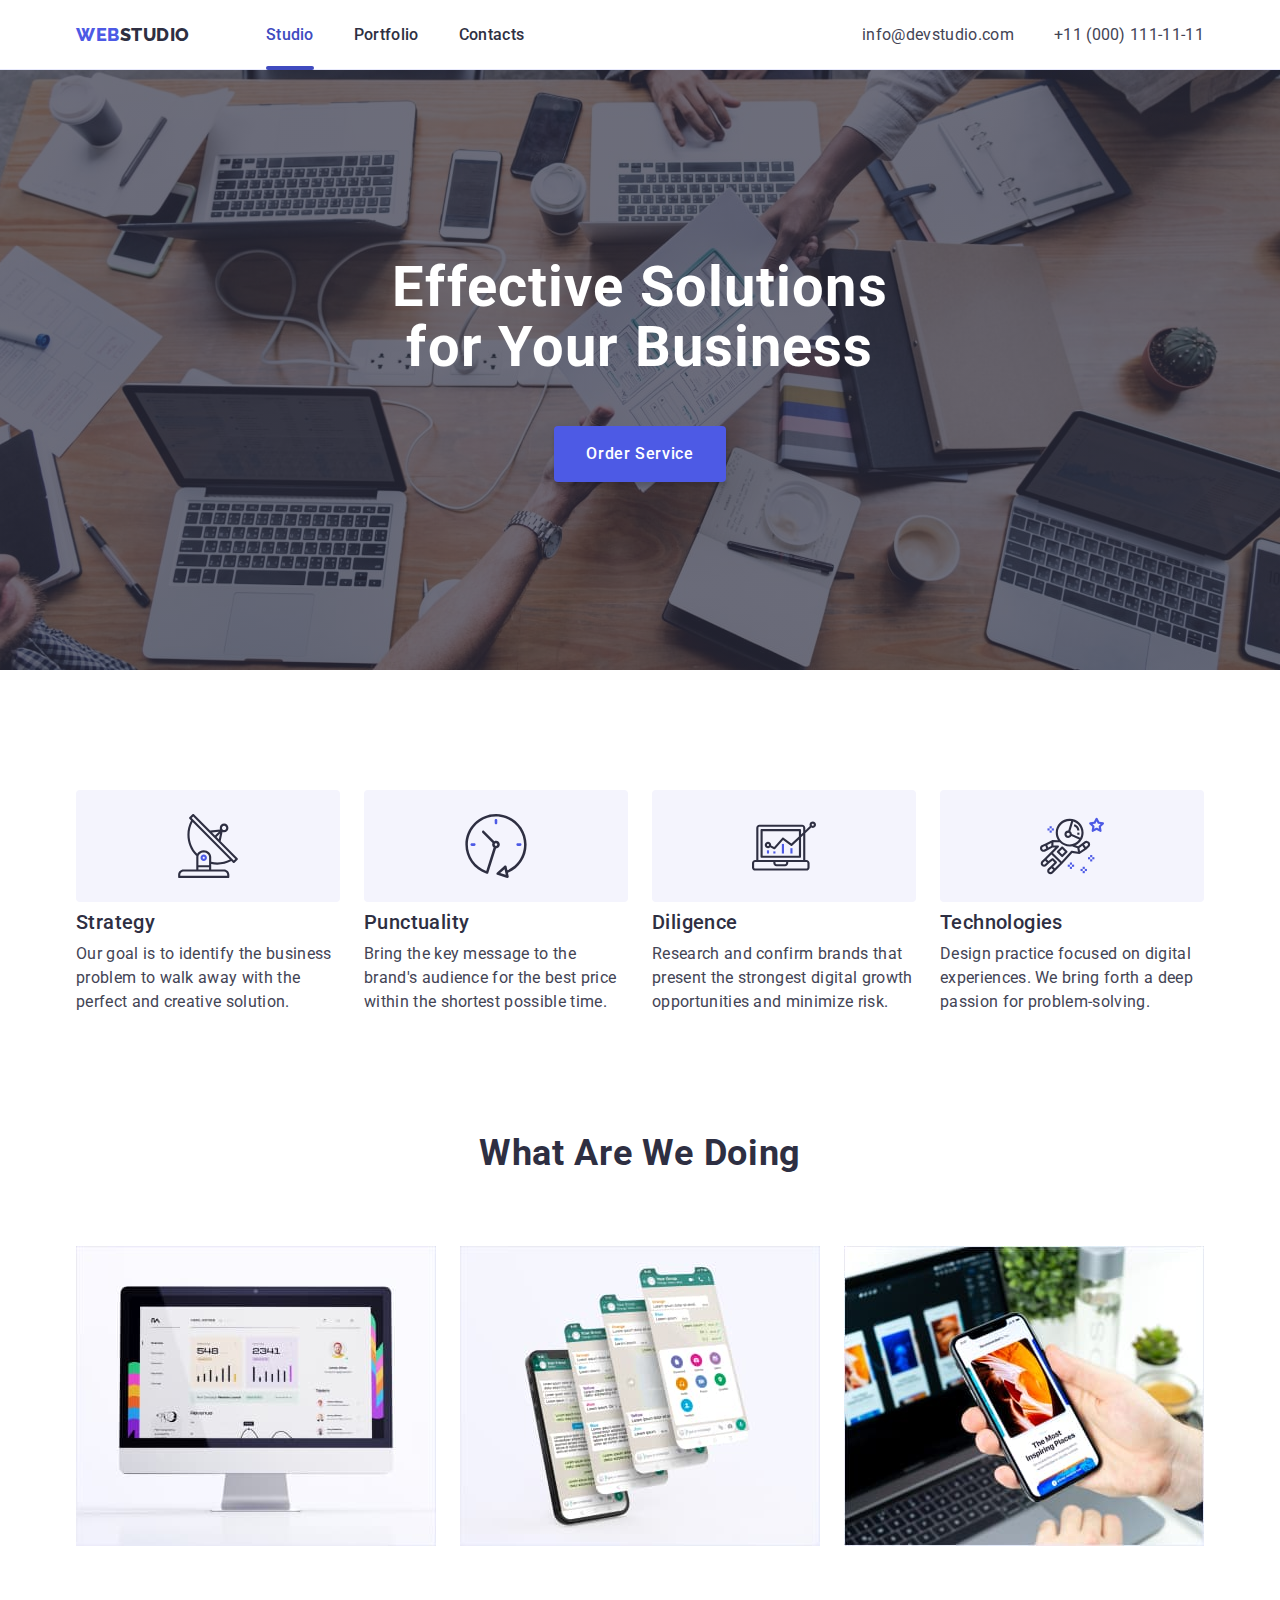
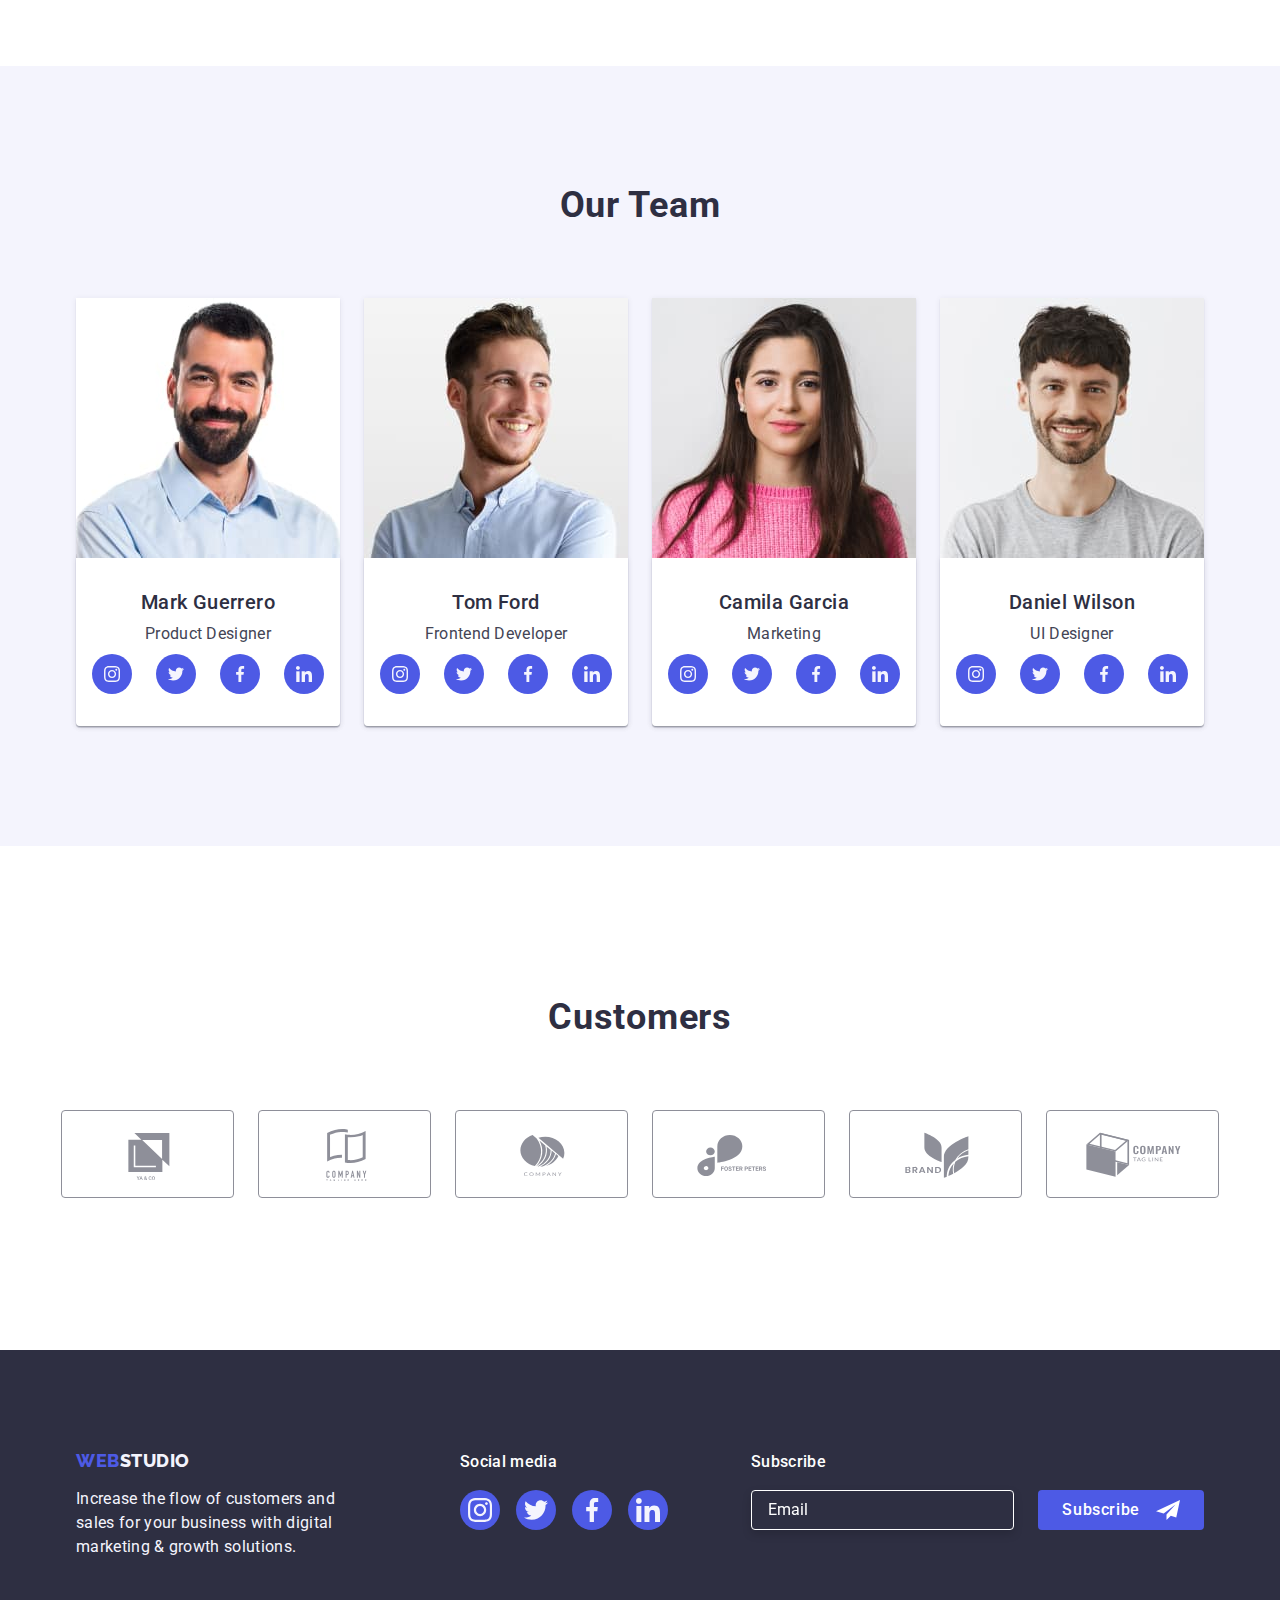
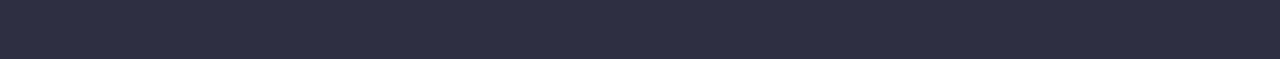
<file: index.html>
<!DOCTYPE html>
<html lang="en">
  <head>
    <meta charset="UTF-8" />
    <meta http-equiv="X-UA-Compatible" content="IE=edge" />
    <meta name="viewport" content="width=device-width, initial-scale=1.0" />
    <title>Document</title>
    <link rel="preconnect" href="https://fonts.googleapis.com" />
    <link rel="preconnect" href="https://fonts.gstatic.com" crossorigin />
    <link
      href="https://fonts.googleapis.com/css2?family=Raleway:wght@800&family=Roboto:wght@400;500;700;900&display=swap"
      rel="stylesheet"
    />
    <link
      rel="stylesheet"
      href="https://cdn.jsdelivr.net/npm/modern-normalize@1.1.0/modern-normalize.min.css"
    />
    <link rel="stylesheet" href="./css/styles.css" />
  </head>
  <body>
    <!-- HEADER -->
    <header class="page-header">
      <div class="container page-header-container">
        <nav class="page-nav">
          <a class="link logo" href="./index.html" title="logotype">
            Web<span class="logo-text">Studio</span></a
          >
          <ul class="menu list">
            <li class="menu-item">
              <a class="menu-link current-page link" href="./index.html"
                >Studio</a
              >
            </li>
            <li class="menu-item">
              <a class="menu-link link" href="./portfolio.html">Portfolio</a>
            </li>
            <li class="menu-item">
              <a class="menu-link link" href="">Contacts</a>
            </li>
          </ul>
        </nav>
        <address class="contacts">
          <ul class="list contact-list">
            <li class="contact-list-item">
              <a class="contact-item link" href="mailto:info@devstudio.com"
                >info@devstudio.com
              </a>
            </li>
            <li class="contact-list-item">
              <a class="contact-item link" href="tel:+110001111111"
                >+11 (000) 111-11-11
              </a>
            </li>
          </ul>
        </address>
      </div>
    </header>
    <main>
      <!-- HERO -->

      <section class="section hero-section">
        <div class="container hero-container">
          <h1 class="main-title">Effective Solutions for Your Business</h1>
          <button class="modal-btn btn" type="button" data-modal-open>
            Order Service
          </button>
        </div>
      </section>

      <!-- SECONDARY SECTION -->

      <section class="section secondary-section">
        <div class="container">
          <h2 class="secondary-section-title" hidden>Feature</h2>
          <ul class="list secondary-section-list">
            <li class="list secondary-section-list-item">
              <div class="secondary-section-list-item-svg">
                <svg class="secondary-section-list-icon" width="64" height="64">
                  <use href="./images/icons.svg#icon-antenna"></use>
                </svg>
              </div>
              <h3 class="subtitle secondary-section-subtitle">Strategy</h3>
              <p class="subtitle-descr">
                Our goal is to identify the business problem to walk away with
                the perfect and creative solution.
              </p>
            </li>
            <li class="list secondary-section-list-item">
              <div class="secondary-section-list-item-svg">
                <svg class="secondary-section-list-icon" width="64" height="64">
                  <use href="./images/icons.svg#icon-clock"></use>
                </svg>
              </div>
              <h3 class="subtitle secondary-section-subtitle">Punctuality</h3>
              <p class="subtitle-descr">
                Bring the key message to the brand's audience for the best price
                within the shortest possible time.
              </p>
            </li>
            <li class="list secondary-section-list-item">
              <div class="secondary-section-list-item-svg">
                <svg class="secondary-section-list-icon" width="64" height="64">
                  <use href="./images/icons.svg#icon-diagram"></use>
                </svg>
              </div>
              <h3 class="subtitle secondary-section-subtitle">Diligence</h3>
              <p class="subtitle-descr">
                Research and confirm brands that present the strongest digital
                growth opportunities and minimize risk.
              </p>
            </li>
            <li class="list secondary-section-list-item">
              <div class="secondary-section-list-item-svg">
                <svg class="secondary-section-list-icon" width="64" height="64">
                  <use href="./images/icons.svg#icon-astronaut"></use>
                </svg>
              </div>
              <h3 class="subtitle secondary-section-subtitle">Technologies</h3>
              <p class="subtitle-descr">
                Design practice focused on digital experiences. We bring forth a
                deep passion for problem-solving.
              </p>
            </li>
          </ul>
        </div>
      </section>

      <!-- TERTIARY SECTION -->

      <section class="section tertiary-section">
        <div class="container">
          <h2 class="section-title tertiary-section-title">
            What are we doing
          </h2>
          <ul class="list tertiary-section-list">
            <li class="tertiary-section-list-item">
              <img
                src="./images/img-1.jpg"
                alt="computer"
                width="360"
                height="300"
              />
            </li>
            <li class="tertiary-section-list-item">
              <img
                src="./images/img-2.jpg"
                alt="smartphone"
                width="360"
                height="300"
              />
            </li>
            <li class="tertiary-section-list-item">
              <img
                src="./images/img-3.jpg"
                alt="laptop and smartphone"
                width="360"
                height="300"
              />
            </li>
          </ul>
        </div>
      </section>

      <!-- OUR TEAM SECTION  -->

      <section class="section our-team-section">
        <div class="container">
          <h2 class="section-title our-team-section-title">Our Team</h2>
          <ul class="list our-team-list">
            <li class="our-team-list-item">
              <img
                src="./images/employees/mark-guerrero.jpg"
                alt="Mark Guerrero"
                width="264"
                height="260"
              />
              <div class="name-and-position">
                <h3 class="employee-name">Mark Guerrero</h3>
                <p class="employee-position">Product Designer</p>
                <ul class="list social-list">
                  <li class="social-list-item">
                    <a href="" class="social-list-link">
                      <svg class="social-list-icon" width="16" height="16">
                        <use href="./images/icons.svg#icon-instagram"></use>
                      </svg>
                    </a>
                  </li>
                  <li class="social-list-item">
                    <a href="" class="social-list-link">
                      <svg class="social-list-icon" width="16" height="16">
                        <use href="./images/icons.svg#icon-twitter"></use>
                      </svg>
                    </a>
                  </li>
                  <li class="social-list-item">
                    <a href="" class="social-list-link">
                      <svg class="social-list-icon" width="16" height="16">
                        <use href="./images/icons.svg#icon-facebook"></use>
                      </svg>
                    </a>
                  </li>
                  <li class="social-list-item">
                    <a href="" class="social-list-link">
                      <svg class="social-list-icon" width="16" height="16">
                        <use href="./images/icons.svg#icon-linkedin"></use>
                      </svg>
                    </a>
                  </li>
                </ul>
              </div>
            </li>
            <li class="our-team-list-item">
              <img
                src="./images/employees/tom-ford.jpg"
                alt="Tom Ford"
                width="264"
                height="260"
              />
              <div class="name-and-position">
                <h3 class="employee-name">Tom Ford</h3>
                <p class="employee-position">Frontend Developer</p>

                <ul class="list social-list">
                  <li class="social-list-item">
                    <a href="" class="social-list-link">
                      <svg class="social-list-icon" width="16" height="16">
                        <use href="./images/icons.svg#icon-instagram"></use>
                      </svg>
                    </a>
                  </li>
                  <li class="social-list-item">
                    <a href="" class="social-list-link">
                      <svg class="social-list-icon" width="16" height="16">
                        <use href="./images/icons.svg#icon-twitter"></use>
                      </svg>
                    </a>
                  </li>
                  <li class="social-list-item">
                    <a href="" class="social-list-link">
                      <svg class="social-list-icon" width="16" height="16">
                        <use href="./images/icons.svg#icon-facebook"></use>
                      </svg>
                    </a>
                  </li>
                  <li class="social-list-item">
                    <a href="" class="social-list-link">
                      <svg class="social-list-icon" width="16" height="16">
                        <use href="./images/icons.svg#icon-linkedin"></use>
                      </svg>
                    </a>
                  </li>
                </ul>
              </div>
            </li>
            <li class="our-team-list-item">
              <img
                src="./images/employees/camila-garcia.jpg"
                alt="Camila Garcia"
                width="264"
                height="260"
              />
              <div class="name-and-position">
                <h3 class="employee-name">Camila Garcia</h3>
                <p class="employee-position">Marketing</p>

                <ul class="list social-list">
                  <li class="social-list-item">
                    <a href="" class="social-list-link">
                      <svg class="social-list-icon" width="16" height="16">
                        <use href="./images/icons.svg#icon-instagram"></use>
                      </svg>
                    </a>
                  </li>
                  <li class="social-list-item">
                    <a href="" class="social-list-link">
                      <svg class="social-list-icon" width="16" height="16">
                        <use href="./images/icons.svg#icon-twitter"></use>
                      </svg>
                    </a>
                  </li>
                  <li class="social-list-item">
                    <a href="" class="social-list-link">
                      <svg class="social-list-icon" width="16" height="16">
                        <use href="./images/icons.svg#icon-facebook"></use>
                      </svg>
                    </a>
                  </li>
                  <li class="social-list-item">
                    <a href="" class="social-list-link">
                      <svg class="social-list-icon" width="16" height="16">
                        <use href="./images/icons.svg#icon-linkedin"></use>
                      </svg>
                    </a>
                  </li>
                </ul>
              </div>
            </li>
            <li class="our-team-list-item">
              <img
                src="./images/employees/daniel-wilson.jpg"
                alt="Daniel Wilson"
                width="264"
                height="260"
              />
              <div class="name-and-position">
                <h3 class="employee-name">Daniel Wilson</h3>
                <p class="employee-position">UI Designer</p>
                <ul class="list social-list">
                  <li class="social-list-item">
                    <a href="" class="social-list-link">
                      <svg class="social-list-icon" width="16" height="16">
                        <use href="./images/icons.svg#icon-instagram"></use>
                      </svg>
                    </a>
                  </li>
                  <li class="social-list-item">
                    <a href="" class="social-list-link">
                      <svg class="social-list-icon" width="16" height="16">
                        <use href="./images/icons.svg#icon-twitter"></use>
                      </svg>
                    </a>
                  </li>
                  <li class="social-list-item">
                    <a href="" class="social-list-link">
                      <svg class="social-list-icon" width="16" height="16">
                        <use href="./images/icons.svg#icon-facebook"></use>
                      </svg>
                    </a>
                  </li>
                  <li class="social-list-item">
                    <a href="" class="social-list-link">
                      <svg class="social-list-icon" width="16" height="16">
                        <use href="./images/icons.svg#icon-linkedin"></use>
                      </svg>
                    </a>
                  </li>
                </ul>
              </div>
            </li>
          </ul>
        </div>
      </section>

      <!-- CUSTOMERS SECTION  -->

      <section class="section customers-section">
        <div class="container customers-section-container">
          <h2 class="section-title customers-section-title">Customers</h2>
          <ul class="list customers-list">
            <li class="customers-list-item">
              <a href="" class="customers-list-link">
                <svg class="customers-list-icon" width="104" height="56">
                  <use href="./images/icons.svg#icon-logo"></use>
                </svg>
              </a>
            </li>
            <li class="customers-list-item">
              <a href="" class="customers-list-link">
                <svg class="customers-list-icon" width="104" height="56">
                  <use href="./images/icons.svg#icon-logo-1"></use>
                </svg>
              </a>
            </li>
            <li class="customers-list-item">
              <a href="" class="customers-list-link">
                <svg class="customers-list-icon" width="104" height="56">
                  <use href="./images/icons.svg#icon-logo-2"></use>
                </svg>
              </a>
            </li>
            <li class="customers-list-item">
              <a href="" class="customers-list-link">
                <svg class="customers-list-icon" width="104" height="56">
                  <use href="./images/icons.svg#icon-logo-3"></use>
                </svg>
              </a>
            </li>
            <li class="customers-list-item">
              <a href="" class="customers-list-link">
                <svg class="customers-list-icon" width="104" height="56">
                  <use href="./images/icons.svg#icon-logo-4"></use>
                </svg>
              </a>
            </li>
            <li class="customers-list-item">
              <a href="" class="customers-list-link">
                <svg class="customers-list-icon" width="104" height="56">
                  <use href="./images/icons.svg#icon-logo-5"></use>
                </svg>
              </a>
            </li>
          </ul>
        </div>
      </section>
    </main>

    <!-- FOOTER -->

    <footer class="footer-section">
      <div class="container footer-container">
        <div class="logo-and-paragraph">
          <a
            class="link logo footer-logotype"
            href="./index.html"
            title="logotype"
          >
            Web<span class="logo-text footer-logo">Studio</span></a
          >
          <p class="footer-inf">
            Increase the flow of customers and sales for your business with
            digital marketing & growth solutions.
          </p>
        </div>
        <div class="social-container">
          <p class="footer-par">Social media</p>
          <ul class="list social-list footer-social-list">
            <li class="social-list-item">
              <a href="" class="social-list-link footer-social-list-link">
                <svg class="social-list-icon" width="24" height="24">
                  <use href="./images/icons.svg#icon-instagram"></use>
                </svg>
              </a>
            </li>
            <li class="social-list-item">
              <a href="" class="social-list-link footer-social-list-link">
                <svg class="social-list-icon" width="24" height="24">
                  <use href="./images/icons.svg#icon-twitter"></use>
                </svg>
              </a>
            </li>
            <li class="social-list-item">
              <a href="" class="social-list-link footer-social-list-link">
                <svg class="social-list-icon" width="24" height="24">
                  <use href="./images/icons.svg#icon-facebook"></use>
                </svg>
              </a>
            </li>
            <li class="social-list-item">
              <a href="" class="social-list-link footer-social-list-link">
                <svg class="social-list-icon" width="24" height="24">
                  <use href="./images/icons.svg#icon-linkedin"></use>
                </svg>
              </a>
            </li>
          </ul>
        </div>

        <div class="footer-form-container">
          <p class="footer-par">Subscribe</p>
          <form class="footer-modal-form">
            <input
              type="email"
              name="user-email"
              class="footer-form-input"
              placeholder="email"
            />
            <button type="submit" class="footer-form-submit btn">
              Subscribe
              <svg class="footer-send-icon" width="24" height="24">
                <use href="./images/icons.svg#icon-send"></use>
              </svg>
            </button>
          </form>
        </div>
      </div>
    </footer>

    <!-- MODAL WINDOW -->

    <div class="backdrop is-hidden" data-modal>
      <div class="modal">
        <button type="button" class="modal-close-btn" data-modal-close>
          <svg class="modal-close-btn-icon" width="8" height="8">
            <use href="./images/icons.svg#icon-close-btn"></use>
          </svg>
        </button>

        <!-- MODAL FORM -->

        <form class="modal-form">
          <p class="modal-form-desc">
            Leave your contacts and we will call you back
          </p>

          <label class="modal-form-field">
            <span class="modal-form-input-desc">Name</span>
            <span class="modal-form-input-wrapper">
              <input
                type="text"
                name="user-name"
                class="modal-form-input"
                pattern="[a-zA-Zа-яА-Я]+"
                minlength="2"
              />
              <svg class="modal-form-icon" width="18" height="18">
                <use href="./images/icons.svg#icon-modal-name"></use>
              </svg>
            </span>
          </label>

          <label class="modal-form-field">
            <span class="modal-form-input-desc">Phone</span>
            <span class="modal-form-input-wrapper">
              <input
                type="tel"
                name="user-phone"
                class="modal-form-input"
                pattern="[0-9]{3}-[0-9]{3}-[0-9]{2}-[0-9]{2}"
                title="xxx-xxx-xx-xx"
              />
              <svg class="modal-form-icon" width="18" height="24">
                <use href="./images/icons.svg#icon-modal-phone"></use>
              </svg>
            </span>
          </label>

          <label class="modal-form-field">
            <span class="modal-form-input-desc">Email</span>
            <span class="modal-form-input-wrapper">
              <input type="email" name="user-email" class="modal-form-input" />
              <svg class="modal-form-icon" width="18" height="24">
                <use href="./images/icons.svg#icon-modal-email"></use>
              </svg>
            </span>
          </label>

          <label class="modal-form-field">
            <span class="modal-form-input-desc">Comment</span>
            <textarea
              name="user-message"
              class="modal-form-message"
              placeholder="Text input"
            ></textarea>
          </label>

          <!-- MODAL FORM CHECK-->

          <label class="modal-form-check-desc">
            <input
              id="user-policy"
              type="checkbox"
              name="user-policy"
              class="form-check-input visually-hidden"
            />
            <svg class="form-custom-check" width="18" height="24">
              <use
                class="unchecked"
                href="./images/icons.svg#icon-unchecked"
              ></use>
              <use class="checked" href="./images/icons.svg#icon-checked"></use>
            </svg>
            <span
              >I accept the terms and conditions of the&nbsp;
              <a class="privacy-policy-link" href="">Privacy Policy</a></span
            >
          </label>

          <button type="submit" class="modal-form-submit btn">Send</button>
        </form>
      </div>
    </div>
    <script src="./js/modal.js"></script>
  </body>
</html>
</file>
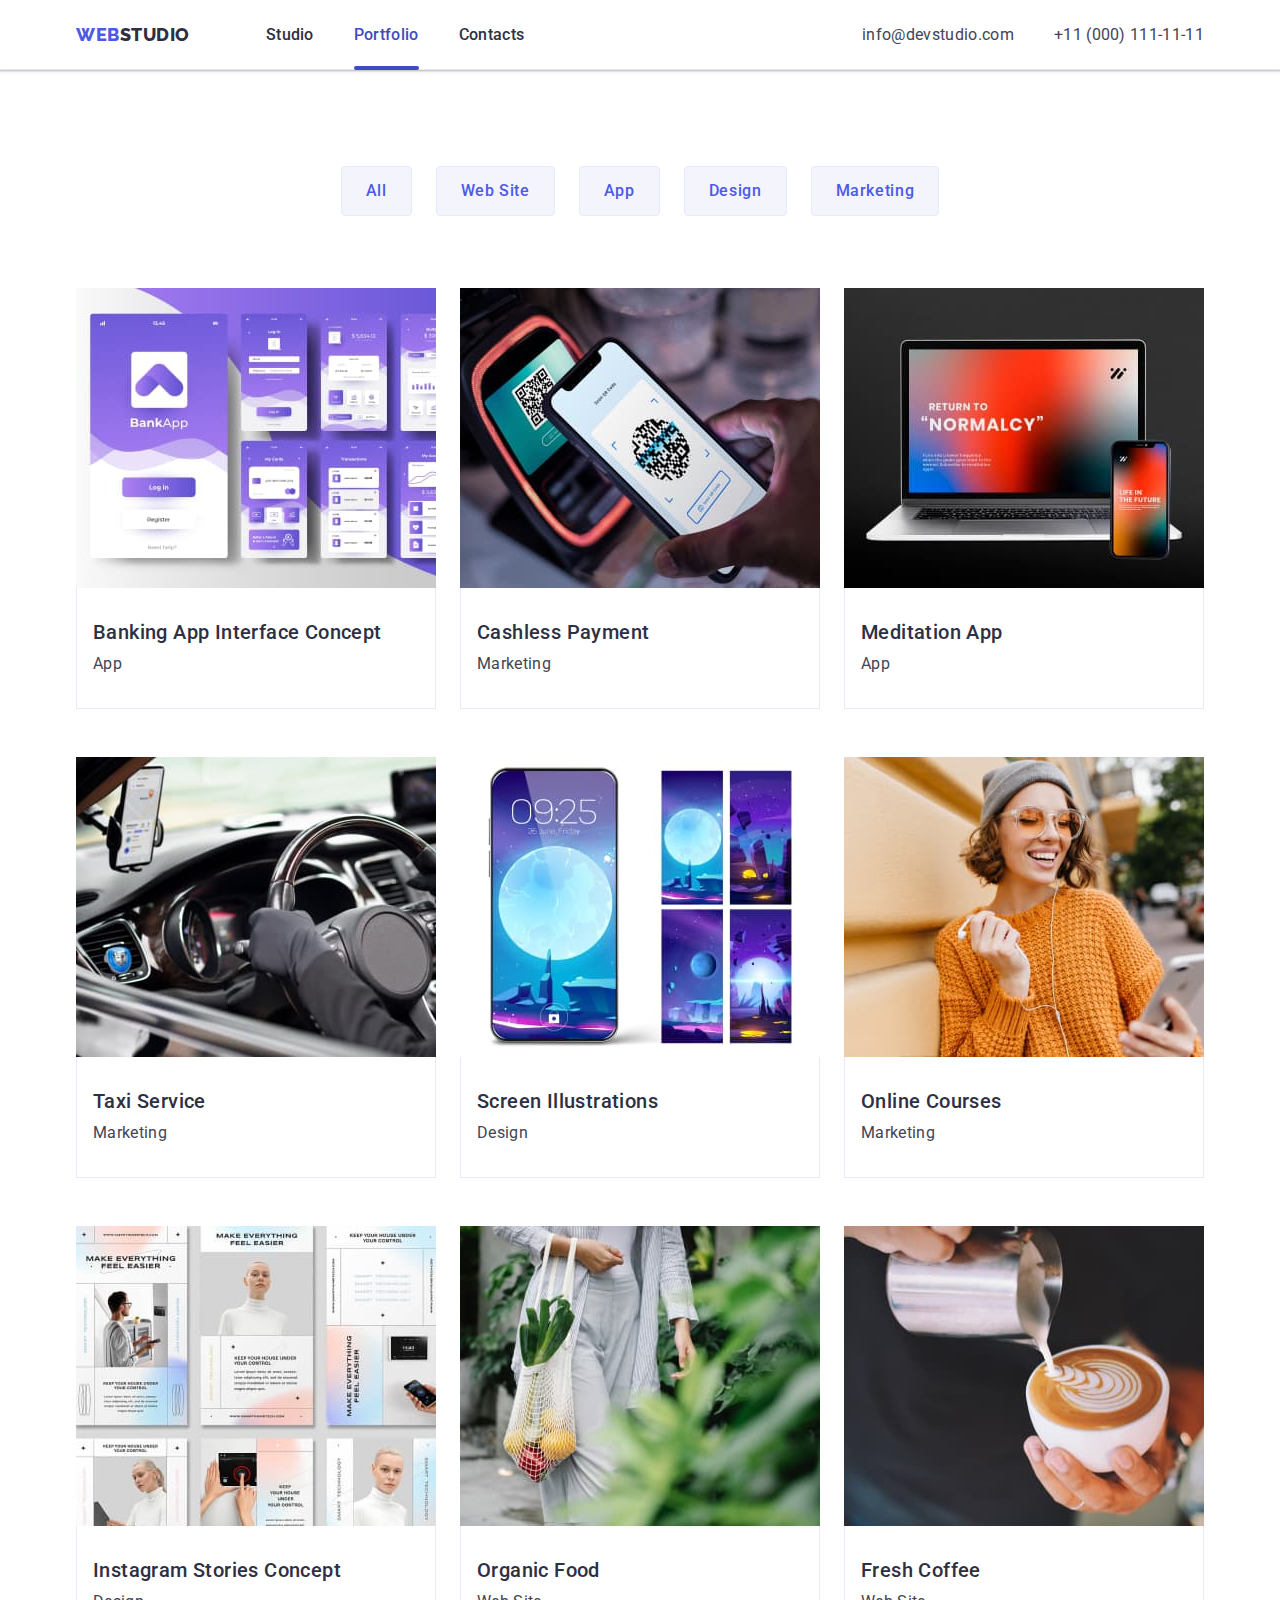
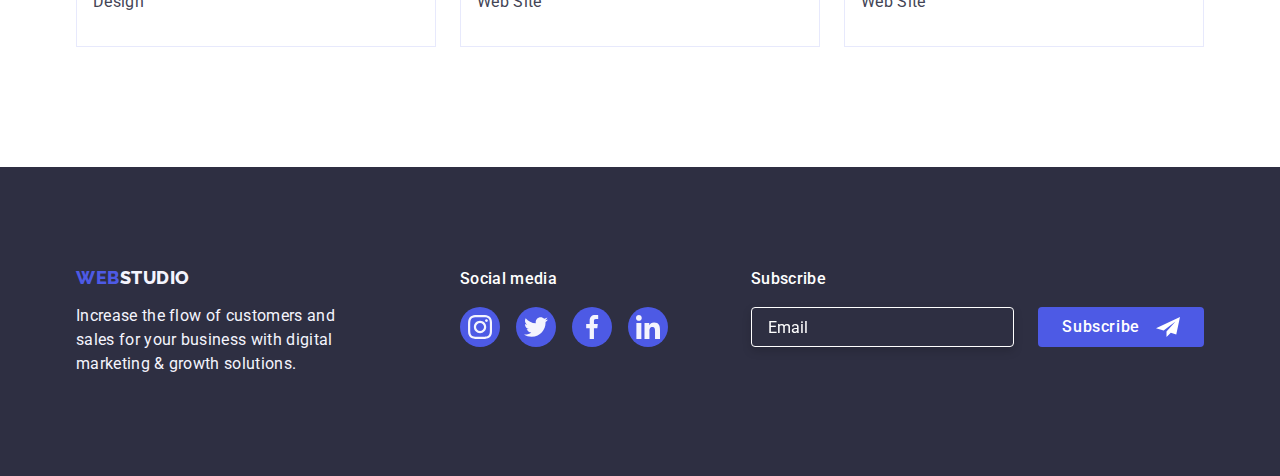
<file: portfolio.html>
<!DOCTYPE html>
<html lang="en">
  <head>
    <meta charset="UTF-8" />
    <meta http-equiv="X-UA-Compatible" content="IE=edge" />
    <meta name="viewport" content="width=device-width, initial-scale=1.0" />
    <title>Document</title>
    <link rel="preconnect" href="https://fonts.googleapis.com" />
    <link rel="preconnect" href="https://fonts.gstatic.com" crossorigin />
    <link
      href="https://fonts.googleapis.com/css2?family=Raleway:wght@800&family=Roboto:wght@400;500;700;900&display=swap"
      rel="stylesheet"
    />
    <link
      rel="stylesheet"
      href="https://cdn.jsdelivr.net/npm/modern-normalize@1.1.0/modern-normalize.min.css"
    />
    <link rel="stylesheet" href="./css/styles.css" />
  </head>
  <body>
    <!-- HEADER -->

    <header class="page-header">
      <div class="container page-header-container">
        <nav class="page-nav">
          <a class="link logo" href="./index.html" title="logotype">
            Web<span class="logo-text">Studio</span></a
          >
          <ul class="menu list">
            <li class="menu-item">
              <a class="menu-link link" href="./index.html">Studio</a>
            </li>
            <li class="menu-item">
              <a class="menu-link current-page link" href="./portfolio.html"
                >Portfolio</a
              >
            </li>
            <li class="menu-item">
              <a class="menu-link link" href="">Contacts</a>
            </li>
          </ul>
        </nav>
        <address class="contacts">
          <ul class="list contact-list">
            <li class="contact-list-item">
              <a class="contact-item link" href="mailto:info@devstudio.com"
                >info@devstudio.com
              </a>
            </li>
            <li class="contact-list-item">
              <a class="contact-item link" href="tel:+110001111111"
                >+11 (000) 111-11-11
              </a>
            </li>
          </ul>
        </address>
      </div>
    </header>

    <main>
      <!-- PORTFOLIO -->
      <section class="section portfolio-section">
        <div class="container portfolio-container">
          <h1 hidden>Feature</h1>
          <ul class="list buttons-list">
            <li class="buttons-list-item">
              <button class="portfolio-btn" type="button">All</button>
            </li>
            <li class="buttons-list-item">
              <button class="portfolio-btn" type="button">Web Site</button>
            </li>
            <li class="buttons-list-item">
              <button class="portfolio-btn" type="button">App</button>
            </li>
            <li class="buttons-list-item">
              <button class="portfolio-btn" type="button">Design</button>
            </li>
            <li class="buttons-list-item">
              <button class="portfolio-btn" type="button">Marketing</button>
            </li>
          </ul>

          <ul class="list portfolio-cards">
            <li class="portfolio-cards-item">
              <a class="link item-img" href="">
                <div class="item-img-wrapper">
                  <img
                    src="./images/portfolio/app.jpg"
                    alt="Application"
                    width="360"
                    height="300"
                  />
                  <p class="overlay">
                    14 Stylish and User-Friendly App Design Concepts · Task
                    Manager App · Calorie Tracker App · Exotic Fruit Ecommerce
                    App · Cloud Storage App
                  </p>
                </div>

                <div class="portfolio-card-text">
                  <h2 class="subtitle portfolio-card-name">
                    Banking App Interface Concept
                  </h2>
                  <p class="portfolio-par">App</p>
                </div>
              </a>
            </li>
            <li class="portfolio-cards-item">
              <a class="link item-img" href="">
                <div class="item-img-wrapper">
                  <img
                    src="./images/portfolio/cashless.jpg"
                    alt="Cashless Payment"
                    width="360"
                    height="300"
                  />
                  <p class="overlay">
                    14 Stylish and User-Friendly App Design Concepts · Task
                    Manager App · Calorie Tracker App · Exotic Fruit Ecommerce
                    App · Cloud Storage App
                  </p>
                </div>

                <div class="portfolio-card-text">
                  <h2 class="subtitle portfolio-card-name">Cashless Payment</h2>
                  <p class="portfolio-par">Marketing</p>
                </div>
              </a>
            </li>
            <li class="portfolio-cards-item">
              <a class="link item-img" href="">
                <div class="item-img-wrapper">
                  <img
                    src="./images/portfolio/meditation.jpg"
                    alt="Meditation App"
                    width="360"
                    height="300"
                  />
                  <p class="overlay">
                    14 Stylish and User-Friendly App Design Concepts · Task
                    Manager App · Calorie Tracker App · Exotic Fruit Ecommerce
                    App · Cloud Storage App
                  </p>
                </div>

                <div class="portfolio-card-text">
                  <h2 class="subtitle portfolio-card-name">Meditation App</h2>
                  <p class="portfolio-par">App</p>
                </div>
              </a>
            </li>
            <li class="portfolio-cards-item">
              <a class="link item-img" href="">
                <div class="item-img-wrapper">
                  <img
                    src="./images/portfolio/taxi.jpg"
                    alt="Taxi Service"
                    width="360"
                    height="300"
                  />
                  <p class="overlay">
                    14 Stylish and User-Friendly App Design Concepts · Task
                    Manager App · Calorie Tracker App · Exotic Fruit Ecommerce
                    App · Cloud Storage App
                  </p>
                </div>

                <div class="portfolio-card-text">
                  <h2 class="subtitle portfolio-card-name">Taxi Service</h2>
                  <p class="portfolio-par">Marketing</p>
                </div>
              </a>
            </li>
            <li class="portfolio-cards-item">
              <a class="link item-img" href="">
                <div class="item-img-wrapper">
                  <img
                    src="./images/portfolio/screen.jpg"
                    alt="Screen Illustrations"
                    width="360"
                    height="300"
                  />
                  <p class="overlay">
                    14 Stylish and User-Friendly App Design Concepts · Task
                    Manager App · Calorie Tracker App · Exotic Fruit Ecommerce
                    App · Cloud Storage App
                  </p>
                </div>

                <div class="portfolio-card-text">
                  <h2 class="subtitle portfolio-card-name">
                    Screen Illustrations
                  </h2>
                  <p class="portfolio-par">Design</p>
                </div>
              </a>
            </li>
            <li class="portfolio-cards-item">
              <a class="link item-img" href="">
                <div class="item-img-wrapper">
                  <img
                    src="./images/portfolio/online-courses.jpg"
                    alt="Girl studying online"
                    width="360"
                    height="300"
                  />
                  <p class="overlay">
                    14 Stylish and User-Friendly App Design Concepts · Task
                    Manager App · Calorie Tracker App · Exotic Fruit Ecommerce
                    App · Cloud Storage App
                  </p>
                </div>

                <div class="portfolio-card-text">
                  <h2 class="subtitle portfolio-card-name">Online Courses</h2>
                  <p class="portfolio-par">Marketing</p>
                </div>
              </a>
            </li>
            <li class="portfolio-cards-item">
              <a class="link item-img" href="">
                <div class="item-img-wrapper">
                  <img
                    src="./images/portfolio/insta.jpg"
                    alt="Instagram Stories Concept"
                    width="360"
                    height="300"
                  />
                  <p class="overlay">
                    14 Stylish and User-Friendly App Design Concepts · Task
                    Manager App · Calorie Tracker App · Exotic Fruit Ecommerce
                    App · Cloud Storage App
                  </p>
                </div>

                <div class="portfolio-card-text">
                  <h2 class="subtitle portfolio-card-name">
                    Instagram Stories Concept
                  </h2>
                  <p class="portfolio-par">Design</p>
                </div>
              </a>
            </li>
            <li class="portfolio-cards-item">
              <a class="link item-img" href="">
                <div class="item-img-wrapper">
                  <img
                    src="./images/portfolio/food.jpg"
                    alt="Organic Food"
                    width="360"
                    height="300"
                  />
                  <p class="overlay">
                    14 Stylish and User-Friendly App Design Concepts · Task
                    Manager App · Calorie Tracker App · Exotic Fruit Ecommerce
                    App · Cloud Storage App
                  </p>
                </div>

                <div class="portfolio-card-text">
                  <h2 class="subtitle portfolio-card-name">Organic Food</h2>
                  <p class="portfolio-par">Web Site</p>
                </div>
              </a>
            </li>
            <li class="portfolio-cards-item">
              <a class="link item-img" href="">
                <div class="item-img-wrapper">
                  <img
                    src="./images/portfolio/coffee.jpg"
                    alt="Fresh Coffee"
                    width="360"
                    height="300"
                  />
                  <p class="overlay">
                    14 Stylish and User-Friendly App Design Concepts · Task
                    Manager App · Calorie Tracker App · Exotic Fruit Ecommerce
                    App · Cloud Storage App
                  </p>
                </div>

                <div class="portfolio-card-text">
                  <h2 class="subtitle portfolio-card-name">Fresh Coffee</h2>
                  <p class="portfolio-par">Web Site</p>
                </div>
              </a>
            </li>
          </ul>
        </div>
      </section>
    </main>

    <!-- FOOTER -->

    <footer class="footer-section">
      <div class="container footer-container">
        <div class="logo-and-paragraph">
          <a
            class="link logo footer-logotype"
            href="./index.html"
            title="logotype"
          >
            Web<span class="logo-text footer-logo">Studio</span></a
          >
          <p class="footer-inf">
            Increase the flow of customers and sales for your business with
            digital marketing & growth solutions.
          </p>
        </div>
        <div class="social-container">
          <p class="footer-par">Social media</p>
          <ul class="list social-list footer-social-list">
            <li class="social-list-item">
              <a href="" class="social-list-link footer-social-list-link">
                <svg class="social-list-icon" width="24" height="24">
                  <use href="./images/icons.svg#icon-instagram"></use>
                </svg>
              </a>
            </li>
            <li class="social-list-item">
              <a href="" class="social-list-link footer-social-list-link">
                <svg class="social-list-icon" width="24" height="24">
                  <use href="./images/icons.svg#icon-twitter"></use>
                </svg>
              </a>
            </li>
            <li class="social-list-item">
              <a href="" class="social-list-link footer-social-list-link">
                <svg class="social-list-icon" width="24" height="24">
                  <use href="./images/icons.svg#icon-facebook"></use>
                </svg>
              </a>
            </li>
            <li class="social-list-item">
              <a href="" class="social-list-link footer-social-list-link">
                <svg class="social-list-icon" width="24" height="24">
                  <use href="./images/icons.svg#icon-linkedin"></use>
                </svg>
              </a>
            </li>
          </ul>
        </div>

        <div class="footer-form-container">
          <p class="footer-par">Subscribe</p>
          <form class="footer-modal-form">
            <input
              type="email"
              name="user-email"
              class="footer-form-input"
              placeholder="email"
            />
            <button type="submit" class="footer-form-submit btn">
              Subscribe
              <svg class="footer-send-icon" width="24" height="24">
                <use href="./images/icons.svg#icon-send"></use>
              </svg>
            </button>
          </form>
        </div>
      </div>
    </footer>
  </body>
</html>
</file>
<file: css/styles.css>
:root {
  --font-primary: 'Roboto', sans-serif;
  --font-logo: 'Raleway', sans-serif;

  --color-navy-blue: #2e2f42;
  --color-white: #ffffff;
  --color-slate: #434455;
  --color-iris: #4d5ae5;
  --color-cloud: #f4f4fd;
  --color-cornflower: #e7e9fc;
  --color-ocean: #404bbf;
  --color-green: #31d0aa;
  --color-light-slate: #8e8f99;
  --color-dairy: #fcfcfc;
  --transition-dur-and-func: 250ms cubic-bezier(0.4, 0, 0.2, 1);
}

h1,
h2,
h3,
h6,
p {
  margin-top: 0;
  margin-bottom: 0;
}

ul {
  margin-top: 0;
  margin-bottom: 0;
  padding-left: 0;
}

img {
  display: block;
}

button {
  cursor: pointer;
}

.btn {
  font-family: inherit;
  font-weight: 500;
  line-height: 1.5;
  border-radius: 4px;
  letter-spacing: 0.04em;

  display: flex;
  align-items: center;
  justify-content: center;

  border: none;
  background: var(--color-iris);
  color: var(--color-white);
}

.list {
  list-style: none;
}

.link {
  text-decoration: none;
}
body {
  font-family: var(--font-primary);
  font-size: 16px;
  font-style: normal;
  letter-spacing: 0.02em;

  font-weight: 400;
  line-height: 1.5;
  background-color: var(--color-white);
  color: var(--color-slate);
}

.container {
  width: 1158px;
  margin-left: auto;
  margin-right: auto;
  padding-left: 15px;
  padding-right: 15px;
}

.visually-hidden {
  position: absolute;
  width: 1px;
  height: 1px;
  margin: 0;
  overflow: hidden;
  border: 0;
  clip: rect(0 0 0 0);
}

.section {
  text-align: center;
  margin-left: auto;
  margin-right: auto;
}
/* ================= COMPONENTS =================*/
.logo {
  font-family: var(--font-logo);
  font-weight: 800;
  font-size: 18px;
  line-height: 1.17;
  align-items: center;
  letter-spacing: 0.03em;
  text-transform: uppercase;
  color: var(--color-iris);
  margin-right: 76px;
  padding-top: 24px;
  padding-bottom: 24px;
}
.logo-text {
  color: var(--color-navy-blue);
}

.modal-btn {
  padding: 16px 32px;
  margin-left: auto;
  margin-right: auto;

  box-shadow: 0px 4px 4px rgba(0, 0, 0, 0.15);

  transition: background-color var(--transition-dur-and-func);
}
.modal-btn:hover,
.modal-btn:focus {
  background-color: var(--color-ocean);
}

.portfolio-btn {
  font-family: 'Roboto', sans-serif;
  font-weight: 500;
  font-size: inherit;
  line-height: inherit;
  align-items: center;
  text-align: center;
  letter-spacing: 0.04em;
  color: var(--color-iris);
  background: var(--color-cloud);
  border: 1px solid var(--color-cornflower);
  border-radius: 4px;
  padding: 12px 24px;
  transition: background-color var(--transition-dur-and-func),
    color var(--transition-dur-and-func), border var(--transition-dur-and-func),
    box-shadow var(--transition-dur-and-func);
}

.portfolio-btn:hover,
.portfolio-btn:focus {
  color: var(--color-white);
  background-color: var(--color-ocean);
  border: 1px solid transparent;
  box-shadow: 0px 3px 1px rgba(0, 0, 0, 0.1), 0px 2px 1px rgba(0, 0, 0, 0.08),
    0px 2px 2px rgba(0, 0, 0, 0.12);
}

/* ================= /COMPONENTS =================*/

/* ================= HEADER =================*/
.page-header {
  border-bottom: 1px solid var(--color-cornflower);
  box-shadow: 0px 2px 1px rgba(46, 47, 66, 0.08),
    0px 1px 1px rgba(46, 47, 66, 0.16), 0px 1px 6px rgba(46, 47, 66, 0.08);
}

.page-header-container {
  display: flex;
  align-items: center;
  justify-content: space-between;
  border-radius: 1px;
}

.page-nav {
  display: flex;
  align-items: center;
}

.menu {
  display: flex;
  align-items: center;
}

.menu-item:not(:last-child) {
  margin-right: 40px;
}

.menu-link {
  letter-spacing: 0.02em;
  font-weight: 500;
  line-height: inherit;
  color: var(--color-navy-blue);
  padding-top: 24px;
  padding-bottom: 24px;
  position: relative;
  transition: color var(--transition-dur-and-func);
}

.menu-link:hover,
.menu-link:focus {
  color: var(--color-ocean);
}

.menu-link::after {
  content: '';
  display: block;
  position: absolute;
  bottom: -2px;
  left: 0;
  width: 100%;
  height: 4px;
  border-radius: 2px;
}

.current-page.menu-link::after {
  background-color: var(--color-ocean);
}

.current-page.menu-link {
  color: var(--color-ocean);
}
.contacts {
  font-style: inherit;
}

.contact-list {
  display: flex;
  align-items: center;
}

.contact-list-item:not(:last-child) {
  margin-right: 40px;
}

.contact-item {
  line-height: inherit;
  color: inherit;
  transition: color var(--transition-dur-and-func);
}

.contact-item:hover,
.contact-item:focus {
  color: var(--color-ocean);
}

/* ================= /HEADER =================*/

/* ================= HERO =================*/

.hero-section {
  background-color: var(--color-navy-blue);

  max-width: 1440px;
  padding-top: 188px;
  padding-bottom: 188px;
  background-image: linear-gradient(
      rgba(46, 47, 66, 0.7),
      rgba(46, 47, 66, 0.7)
    ),
    url(../images/bg.jpg);
  background-size: cover;
  background-repeat: no-repeat;
  background-position: center;
}

.main-title {
  font-weight: 700;
  font-size: 56px;
  line-height: 1.07;
  text-align: center;
  letter-spacing: 0.02em;
  color: var(--color-white);
  max-width: 496px;
  min-height: 120px;

  margin-left: auto;
  margin-right: auto;
  margin-bottom: 48px;
}
/* ================= /HERO =================*/

/* ================= SECONDARY SECTION =================*/

.secondary-section {
  padding-top: 120px;
  padding-bottom: 120px;
  text-align: left;
}

.secondary-section-list {
  display: flex;
  align-items: center;
  gap: 24px;
}

.secondary-section-list-item {
  flex-direction: column;
  width: calc((100% - 72px) / 4);
}

.secondary-section-list-item-svg {
  background-color: var(--color-cloud);
  display: flex;
  align-items: center;
  justify-content: center;
  height: 112px;
  width: 264px;
  border-radius: 4px;
  margin-bottom: 8px;
}

.subtitle {
  font-weight: 500;
  font-size: 20px;
  letter-spacing: 0.02em;
  line-height: 1.2;
  color: var(--color-navy-blue);
}

.secondary-section-subtitle {
  margin-bottom: 8px;
}

.subtitle-descr {
  color: var(--color-slate);
}
/* ================= /SECONDARY SECTION =================*/

/* ================= TERTIARY SECTION =================*/

.tertiary-section {
  padding-bottom: 120px;
}

.section-title {
  letter-spacing: 0.02em;
  color: var(--color-navy-blue);
  font-weight: 700;
  font-size: 36px;
  line-height: 1.11;
  text-align: center;
  text-transform: capitalize;
}

.tertiary-section-title {
  margin-bottom: 72px;
}

.tertiary-section-list {
  display: flex;
  align-items: center;
}

.tertiary-section-list-item:not(:last-child) {
  margin-right: 24px;
}

/* ================= /TERTIARY SECTION =================*/

/* ================= OUR TEAM SECTION =================*/

.our-team-section {
  background-color: var(--color-cloud);
  min-height: 732px;
  padding-top: 120px;
  padding-bottom: 120px;
}

.our-team-section-title {
  margin-bottom: 72px;
}

.our-team-list {
  display: flex;
  flex-wrap: wrap;
  align-items: center;
  gap: 24px;
}

.our-team-list-item {
  letter-spacing: 0.02em;
  background-color: var(--color-white);
  border-radius: 0px 0px 4px 4px;
  box-shadow: 0px 1px 6px rgba(46, 47, 66, 0.08),
    0px 1px 1px rgba(46, 47, 66, 0.16), 0px 2px 1px rgba(46, 47, 66, 0.08);
}

.name-and-position {
  padding: 32px 0;
  border-radius: 0px 0px 4px 4px;
  background: var(--color-white);
  box-shadow: 0px 1px 6px rgba(46, 47, 66, 0.08),
    0px 1px 1px rgba(46, 47, 66, 0.16), 0px 2px 1px rgba(46, 47, 66, 0.08);
}

.employee-name {
  font-weight: 500;
  font-size: 20px;
  line-height: 1.2;
  letter-spacing: 0.02em;
  text-align: center;
  color: var(--color-navy-blue);
  margin-bottom: 8px;
}

.employee-position {
  text-align: center;
  color: var(--color-slate);
  margin-bottom: 8px;
}

.social-list {
  display: flex;
  justify-content: center;
  gap: 24px;
}

.social-list-link {
  display: flex;
  align-items: center;
  justify-content: center;
  width: 40px;
  height: 40px;
  background-color: var(--color-iris);
  border-radius: 50%;
  transition: background-color var(--transition-dur-and-func);
}
.social-list-link:hover,
.social-list-link:focus {
  background-color: var(--color-ocean);
}

.social-list-icon {
  fill: var(--color-cloud);
}

/* ================= / OUR TEAM SECTION =================*/

/* ================= CUSTOMERS SECTION =================*/

.customers-section {
  padding-top: 120px;
  padding-bottom: 120px;
}

.customers-section-container {
  padding: 32px 0;
}

.customers-section-title {
  margin-bottom: 72px;
  line-height: 1.1;
}

.customers-list {
  display: flex;
  justify-content: center;
  gap: 24px;
}

.customers-list-item {
  width: calc((100% - 120px) / 6);
  height: 88px;
}

.customers-list-link {
  display: flex;
  align-items: center;
  justify-content: center;
  width: 100%;
  height: 100%;
  border: 1px solid var(--color-light-slate);
  border-radius: 4px;
  color: var(--color-light-slate);

  transition: border-color var(--transition-dur-and-func),
    color var(--transition-dur-and-func);
}

.customers-list-link:hover,
.customers-list-link:focus {
  border-color: var(--color-ocean);
  color: var(--color-ocean);
}

.customers-list-icon {
  fill: currentColor;
}

/* ================= /CUSTOMERS SECTION =================*/

/* ================= PORTFOLIO =================*/

.portfolio-section {
  padding-top: 96px;
  padding-bottom: 120px;
}

.buttons-list {
  display: flex;
  align-items: center;
  justify-content: center;
  margin-bottom: 72px;
}

.buttons-list-item:not(:last-child) {
  margin-right: 24px;
}

.portfolio-btn {
  transition: color var(--transition-dur-and-func),
    background-color var(--transition-dur-and-func),
    border-color var(--transition-dur-and-func),
    box-shadow var(--transition-dur-and-func);
}

.buttons-list-item:hover,
.buttons-list-item:focus {
  box-shadow: 0px 3px 1px rgba(0, 0, 0, 0.1), 0px 2px 1px rgba(0, 0, 0, 0.08),
    0px 2px 2px rgba(0, 0, 0, 0.12);
}

.portfolio-cards {
  display: flex;
  flex-wrap: wrap;
  row-gap: 48px;
  column-gap: 24px;
}

.portfolio-cards-item {
  width: calc((100% - 48px) / 3);
  transition: box-shadow var(--transition-dur-and-func);
}

.portfolio-cards-item:hover,
.portfolio-cards-item:focus {
  box-shadow: 0px 1px 6px rgba(46, 47, 66, 0.08),
    0px 1px 1px rgba(46, 47, 66, 0.16), 0px 2px 1px rgba(46, 47, 66, 0.08);
}

.item-img {
  display: block;
  transition: box-shadow var(--transition-dur-and-func);
}

.item-img:hover,
.item-img:focus {
  box-shadow: 0px 1px 6px rgba(46, 47, 66, 0.08),
    0px 1px 1px rgba(46, 47, 66, 0.16), 0px 2px 1px rgba(46, 47, 66, 0.08);
}

.item-img-wrapper {
  position: relative;
  overflow: hidden;
}

.overlay {
  left: 0;
  top: 0;
  width: 100%;
  height: 100%;
  padding: 40px 32px;
  position: absolute;
  transform: translate(0, 100%);
  background-color: var(--color-iris);
  color: var(--color-cloud);
  text-align: left;
  transition: transform 250ms cubic-bezier(0.4, 0, 0.2, 1);
}

.item-img:hover .overlay,
.item-img:focus .overlay {
  transform: translate(0, 0);
}

.portfolio-card-text {
  padding: 32px 16px;
  background: var(--color-white);
  border: 1px solid var(--color-cornflower);
  border-top: none;
  text-align: left;
}

.item-img:hover .portfolio-card-text,
.item-img:focus .portfolio-card-text {
  border-color: var(--color-cloud);
}

.portfolio-card-name {
  margin-bottom: 8px;
}

.portfolio-par {
  line-height: 1.5;
  color: var(--color-slate);
}

/* ================= /PORTFOLIO =================*/

/* ================= FOOTER =================*/

.footer-section {
  background-color: var(--color-navy-blue);
  padding-top: 100px;
  padding-bottom: 100px;
}

.social-container {
  margin-right: auto;
}

.footer-container {
  display: flex;
  text-align: left;
  align-items: baseline;
}

.logo-and-paragraph {
  margin-right: 120px;
}

.footer-logotype {
  display: inline-block;
  margin-bottom: 16px;
  padding: 0;
}

.footer-inf {
  color: var(--color-cloud);
  max-width: 264px;
}

.footer-logo {
  color: var(--color-cloud);
}

.footer-par {
  font-weight: 500;
  margin-bottom: 16px;
  color: var(--color-white);
}

.footer-social-list {
  gap: 16px;
}

.footer-social-list-link {
  transition: background-color var(--transition-dur-and-func);
}

.footer-social-list-link:hover,
.footer-social-list-link:focus {
  background-color: var(--color-green);
}

.footer-form-container {
  max-width: 453px;
}

.footer-modal-form {
  display: flex;
  width: 100%;
}

.footer-form-input {
  width: 264px;
  height: 40px;
  margin-right: 24px;
  padding-left: 16px;

  color: var(--color-white);
  background-color: var(--color-navy-blue);
  border: 1px solid var(--color-white);
  filter: drop-shadow(0px 4px 4px rgba(0, 0, 0, 0.15));
  border-radius: 4px;
}

.footer-form-input::placeholder {
  color: currentColor;
  line-height: 2;
  text-transform: capitalize;
}

.footer-form-input-desc {
  display: block;
  min-width: 96px;
  font-weight: 500;
  margin-bottom: 16px;
  color: var(--color-white);
}

.footer-form-submit {
  display: flex;
  align-items: center;
  justify-content: center;
  gap: 16px;
  padding: 8px 24px;
}

.footer-list-icon {
  fill: var(--color-white);
}
/* ================= /FOOTER =================*/

/* ================= MODAL WINDOW =================*/
.backdrop {
  position: fixed;
  top: 0;
  left: 0;
  z-index: 100;
  width: 100%;
  height: 100%;
  background-color: rgba(46, 47, 66, 0.4);
  transition: opacity var(--transition-dur-and-func),
    visibility var(--transition-dur-and-func);
}
.backdrop.is-hidden {
  opacity: 0;
  visibility: hidden;
  pointer-events: none;
}

.modal {
  position: absolute;
  width: 408px;
  min-height: 576px;
  top: 50%;
  left: 50%;
  transform: translate(-50%, -50%);
  background: var(--color-dairy);
  box-shadow: 0px 1px 1px rgba(0, 0, 0, 0.14), 0px 1px 3px rgba(0, 0, 0, 0.12),
    0px 2px 1px rgba(0, 0, 0, 0.2);
  border-radius: 4px;
  transition: transform var(--transition-dur-and-func);
  padding-top: 72px;
  padding-bottom: 24px;
  padding-left: 24px;
  padding-right: 24px;
}

.modal-close-btn {
  display: flex;
  justify-content: center;
  align-items: center;
  position: absolute;
  top: 24px;
  right: 24px;
  background-color: var(--color-cornflower);
  border: 1px solid rgba(0, 0, 0, 0.1);
  padding: 0;
  width: 24px;
  height: 24px;
  border-radius: 50%;
  transition: background-color var(--transition-dur-and-func),
    border var(--transition-dur-and-func);
}

.modal-close-btn:hover,
.modal-close-btn:focus {
  background-color: var(--color-ocean);
  border: none;
}

.modal-close-btn-icon {
  transition: fill var(--transition-dur-and-func);
}

.modal-close-btn:hover .modal-close-btn-icon,
.modal-close-btn:focus .modal-close-btn-icon {
  fill: var(--color-white);
}

/* ================= MODAL FORM =================*/

/* .modal-form {
  display: flex;
  flex-direction: column;
} */

.modal-form-desc {
  font-weight: 500;
  font-size: 16px;
  line-height: 1.5;
  text-align: center;
  letter-spacing: 0.02em;
  color: var(--color-navy-blue);
}

.modal-form-field {
  display: block;
  margin-top: 8px;
}

.modal-form-input {
  width: 100%;
  height: 40px;
  border: 1px solid var(--color-navy-blue);
  border-radius: 4px;
  padding-left: 38px;
  transition: border-color var(--transition-dur-and-func);
}

.modal-form-input:focus {
  outline: none;
  border-color: var(--color-iris);
}

.modal-form-input-desc {
  display: block;
  font-size: 12px;
  line-height: 1.17;
  letter-spacing: 0.04em;
  color: var(--color-light-slate);
  margin-bottom: 4px;
}

.modal-form-input-wrapper {
  display: block;
  position: relative;
}

.modal-form-icon {
  position: absolute;
  top: 50%;
  left: 16px;
  transform: translate(0, -50%);
}

.modal-form-input:focus + .modal-form-icon {
  fill: var(--color-iris);
}

.modal-form-message {
  resize: none;
  width: 100%;
  height: 120px;
  padding: 8px 16px;
  border: 1px solid var(--color-navy-blue);
  border-radius: 4px;
  transition: border-color var(--transition-dur-and-func);
}

.modal-form-message:focus {
  outline: none;
  border-color: var(--color-iris);
}

.modal-form-check {
  outline: none;
}

.modal-form-check-desc {
  display: flex;
  align-items: center;
  font-size: 12px;
  color: var(--color-light-slate);
  margin-bottom: 24px;
  gap: 8px;
}

.privacy-policy-link {
  color: var(--color-iris);
}

.unchecked {
  opacity: 1;
  transition: var(--transition-dur-and-func);
}

.checked {
  opacity: 0;
  transition: var(--transition-dur-and-func);
}

.form-check-input:checked + .form-custom-check > .unchecked {
  opacity: 0;
}

.form-check-input:checked + .form-custom-check > .checked {
  opacity: 1;
}

.modal-form-submit {
  box-shadow: 0px 4px 4px rgba(0, 0, 0, 0.15);
  min-width: 169px;
  padding-top: 16px;
  padding-bottom: 16px;
  margin-left: auto;
  margin-right: auto;
  transition: background-color var(--transition-dur-and-func);
}

.modal-form-submit:hover,
.modal-form-submit:focus {
  background-color: var(--color-ocean);
}
</file>
